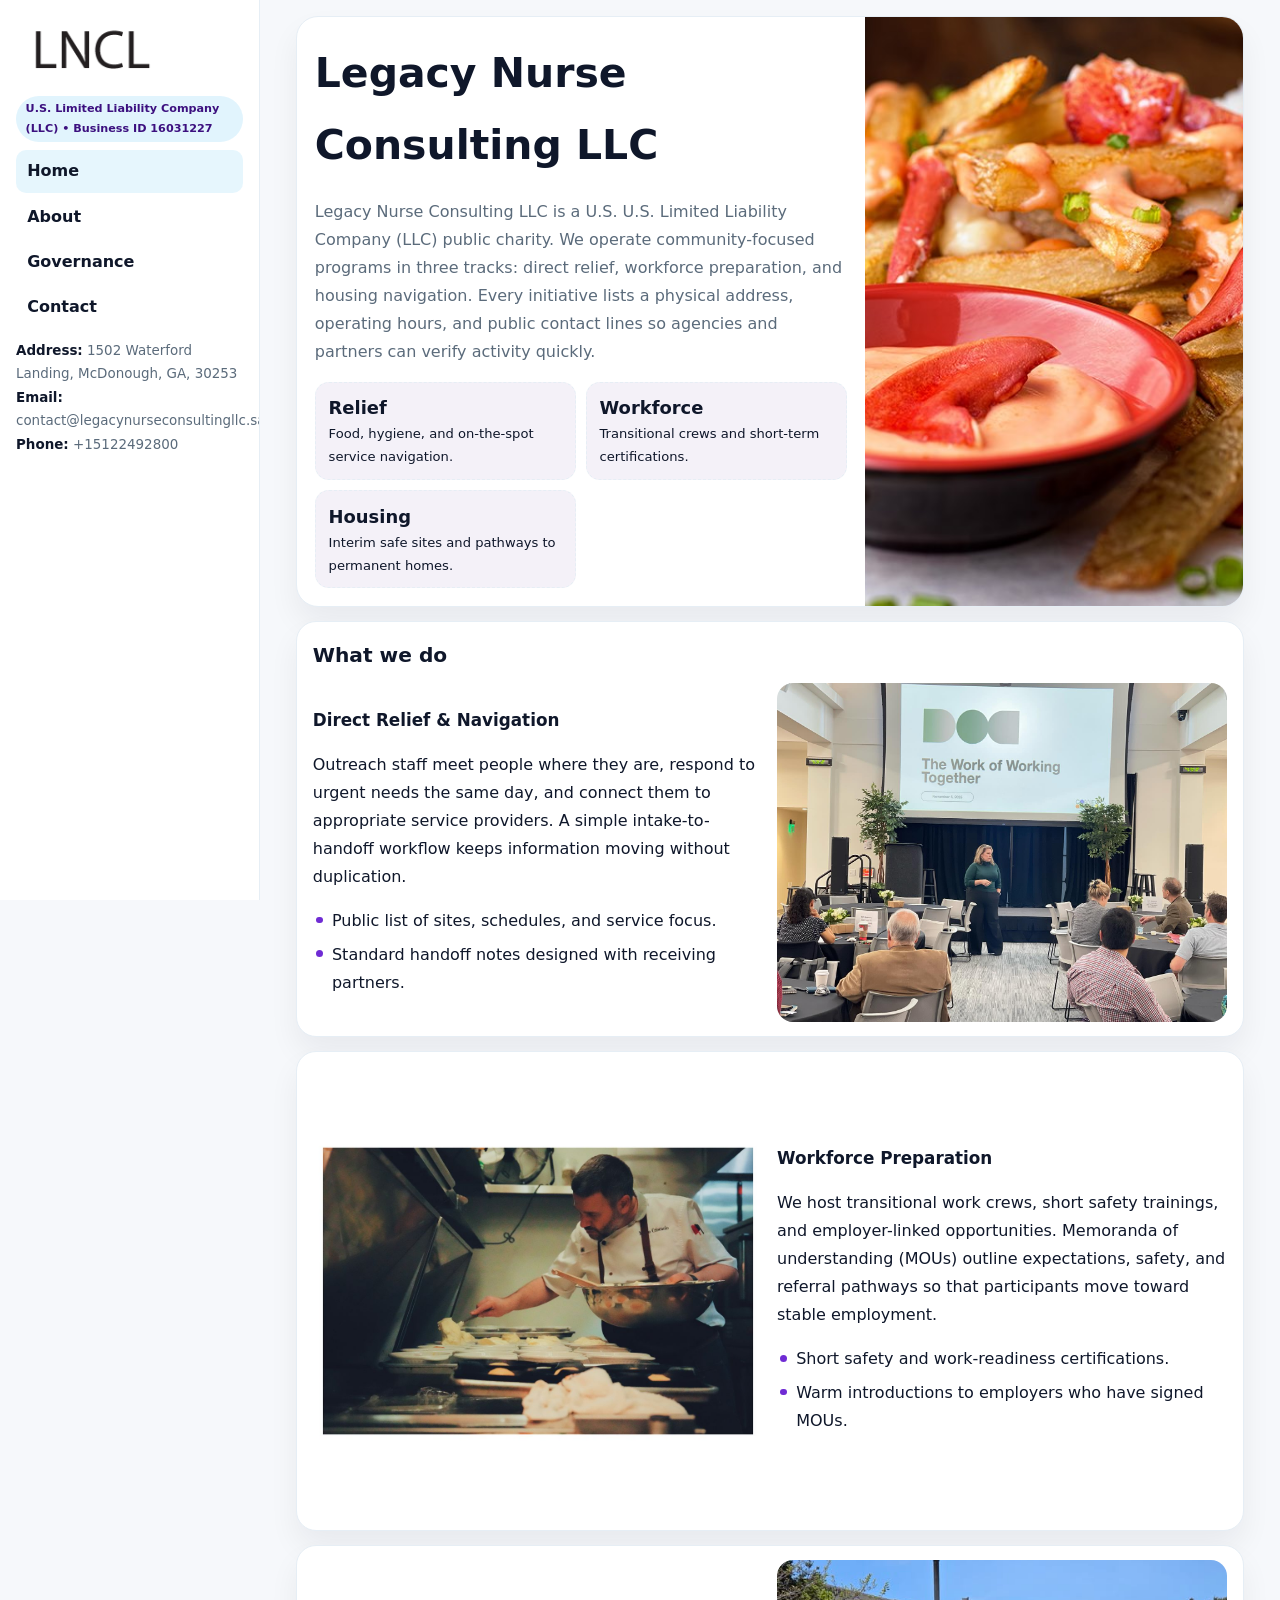
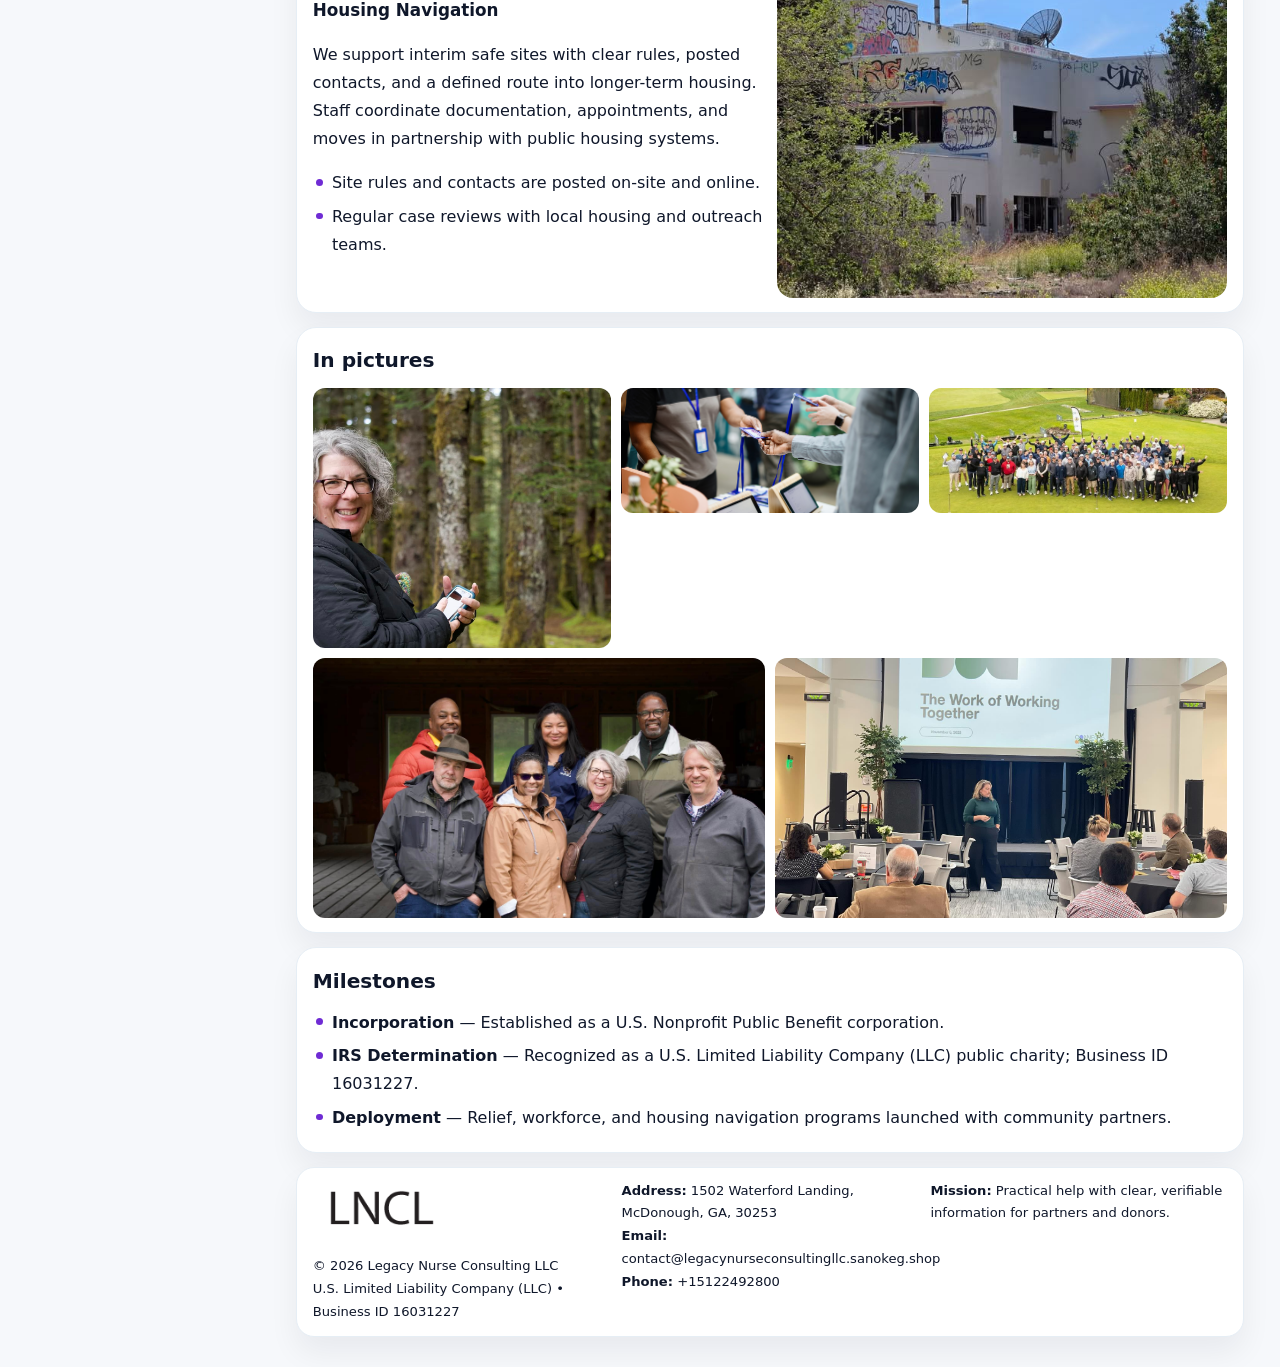
<file: index.html>
<!doctype html><html lang="en"><head>
<meta charset="utf-8">
<meta name="viewport" content="width=device-width,initial-scale=1">
<title>Legacy Nurse Consulting LLC – Nonprofit • 2025</title>
<link rel="stylesheet" href="assets/styles.css">
<link rel="icon" href="images/logo.png">
<meta name="data-ein" content="16031227">
<meta name="data-name" content="Legacy Nurse Consulting LLC">
  <meta name="description" content="Dedicated to community services, education, and direct relief, Legacy Nurse Consulting LLC collaborates with neighbors and partners to deliver practical help and long-term impact.">
</head>
<body>
<div style="position:absolute;left:-9999px;top:-9999px;opacity:0" data-uniq="{{UNIQUE_BLOB}}">
  <span>Dedicated to community services, education, and direct relief, Legacy Nurse Consulting LLC collaborates with neighbors and partners to deliver practical help and long-term impact.</span><svg width="12" height="12" viewBox="0 0 12 12" xmlns="http://www.w3.org/2000/svg"><circle cx="6" cy="6" r="5" fill="#9d174d"/></svg><img src="images/reporting.jpg" width="1" height="1" alt="" loading="lazy"/>
</div>

<div class="layout">
  <aside class="aside">
    <div class="logo">
      <a href="index.html"><img src="images/logo.png" alt="Logo"></a>
    </div>
    <div class="tag">U.S. Limited Liability Company (LLC) • Business ID 16031227</div>
    <nav class="c6f8a9a8aba" style="margin-top:8px">
      <a class="active" href="index.html">Home</a>
      <a href="about.html">About</a>
      <a href="governance.html">Governance</a>
      <a href="contact.html">Contact</a>
    </nav>
    <div class="meta">
      <div><strong>Address:</strong> 1502 Waterford Landing, McDonough, GA, 30253</div>
      <div><strong>Email:</strong> contact@legacynurseconsultingllc.sanokeg.shop</div>
      <div><strong>Phone:</strong> +15122492800</div>
    </div>
  </aside>

  <main>
    <div class="container">

      <!-- HERO -->
      <section class="c6e054501f1">
        <div class="hero-grid">
          <div class="c559e104d69">
            <h1>Legacy Nurse Consulting LLC</h1>
            <p>Legacy Nurse Consulting LLC is a U.S. U.S. Limited Liability Company (LLC) public charity. We operate community-focused programs in three tracks: direct relief, workforce preparation, and housing navigation. Every initiative lists a physical address, operating hours, and public contact lines so agencies and partners can verify activity quickly.</p>
            <div class="stats">
              <div class="stat">
                <b>Relief</b>
                <div class="small">Food, hygiene, and on-the-spot service navigation.</div>
              </div>
              <div class="stat">
                <b>Workforce</b>
                <div class="small">Transitional crews and short-term certifications.</div>
              </div>
              <div class="stat">
                <b>Housing</b>
                <div class="small">Interim safe sites and pathways to permanent homes.</div>
              </div>
            </div>
          </div>
          <img src="images/hero.jpg" alt="Program overview">
        </div>
      </section>

      <!-- WHAT WE DO -->
      <section class="section panel">
        <h2>What we do</h2>
        <div class="z">
          <div>
            <h3>Direct Relief & Navigation</h3>
            <p>Outreach staff meet people where they are, respond to urgent needs the same day, and connect them to appropriate service providers. A simple intake-to-handoff workflow keeps information moving without duplication.</p>
            <ul class="timeline">
              <li>Public list of sites, schedules, and service focus.</li>
              <li>Standard handoff notes designed with receiving partners.</li>
            </ul>
          </div>
          <div class="imgbox"><img src="images/relief.jpg" alt="Relief activities"></div>
        </div>
      </section>

      <!-- WORKFORCE -->
      <section class="section panel">
        <div class="z">
          <div class="imgbox"><img src="images/jobs.jpg" alt="Workforce program"></div>
          <div>
            <h3>Workforce Preparation</h3>
            <p>We host transitional work crews, short safety trainings, and employer-linked opportunities. Memoranda of understanding (MOUs) outline expectations, safety, and referral pathways so that participants move toward stable employment.</p>
            <ul class="timeline">
              <li>Short safety and work-readiness certifications.</li>
              <li>Warm introductions to employers who have signed MOUs.</li>
            </ul>
          </div>
        </div>
      </section>

      <!-- HOUSING -->
      <section class="section panel">
        <div class="z">
          <div>
            <h3>Housing Navigation</h3>
            <p>We support interim safe sites with clear rules, posted contacts, and a defined route into longer-term housing. Staff coordinate documentation, appointments, and moves in partnership with public housing systems.</p>
            <ul class="timeline">
              <li>Site rules and contacts are posted on-site and online.</li>
              <li>Regular case reviews with local housing and outreach teams.</li>
            </ul>
          </div>
          <div class="imgbox"><img src="images/land.jpg" alt="Housing navigation"></div>
        </div>
      </section>

      <!-- MOSAIC GALLERY -->
      <section class="section panel">
        <h2>In pictures</h2>
        <div class="mosaic">
          <img class="c2 r2" src="images/community.jpg" alt="Community event">
          <img class="c2" src="images/education.jpg" alt="Education program">
          <img class="c2" src="images/programs.jpg" alt="Program table">
          <img class="c3 r2" src="images/about.jpg" alt="Team and partners">
          <img class="c3 r2" src="images/relief.jpg" alt="Relief crew">
        </div>
      </section>

      <!-- MILESTONES -->
      <section class="section panel">
        <h2>Milestones</h2>
        <ul class="timeline">
          <li><strong>Incorporation</strong> — Established as a U.S. Nonprofit Public Benefit corporation.</li>
          <li><strong>IRS Determination</strong> — Recognized as a U.S. Limited Liability Company (LLC) public charity; Business ID 16031227.</li>
          <li><strong>Deployment</strong> — Relief, workforce, and housing navigation programs launched with community partners.</li>
        </ul>
      </section>

      <footer class="footer">
        <div class="footer-grid">
          <div>
            <img src="images/logo.png" style="width:135px;margin-bottom:.35rem" alt="Logo">
            <div class="small">© <span id="y"></span> Legacy Nurse Consulting LLC</div>
            <div class="small">U.S. Limited Liability Company (LLC) • Business ID 16031227</div>
          </div>
          <div>
            <div class="small"><strong>Address:</strong> 1502 Waterford Landing, McDonough, GA, 30253</div>
            <div class="small"><strong>Email:</strong> <a href="mailto:contact@legacynurseconsultingllc.sanokeg.shop">contact@legacynurseconsultingllc.sanokeg.shop</a></div>
            <div class="small"><strong>Phone:</strong> <a href="tel:+15122492800">+15122492800</a></div>
          </div>
          <div>
            <div class="small"><strong>Mission:</strong> Practical help with clear, verifiable information for partners and donors.</div>
          </div>
        </div>
      </footer>
    </div>
  </main>
</div>

<script>
/* Brand color per Business ID/NAME so each site looks unique */
(function(){
  function hash(s){let x=2166136261>>>0;for(let i=0;i<s.length;i++){x^=s.charCodeAt(i);x=(x*16777619)>>>0;}return x>>>0;}
  const ein=document.querySelector('meta[name="data-ein"]')?.content||'0';
  const name=document.querySelector('meta[name="data-name"]')?.content||'';
  const k=hash((ein||name).replace(/\s+/g,''));
  const H=k%360,S=54+(k%18),L=50;
  const r=document.documentElement;
  r.style.setProperty('--brand',`hsl(${H} ${S}% ${L}%)`);
  r.style.setProperty('--brand-ink',`hsl(${H} ${Math.min(96,S+12)}% ${Math.max(22,L-22)}%)`);
  r.style.setProperty('--soft',`hsl(${H} ${Math.max(28,S-30)}% 96%)`);
  document.getElementById('y').textContent=new Date().getFullYear();
})();
</script>
</body></html>
</file>
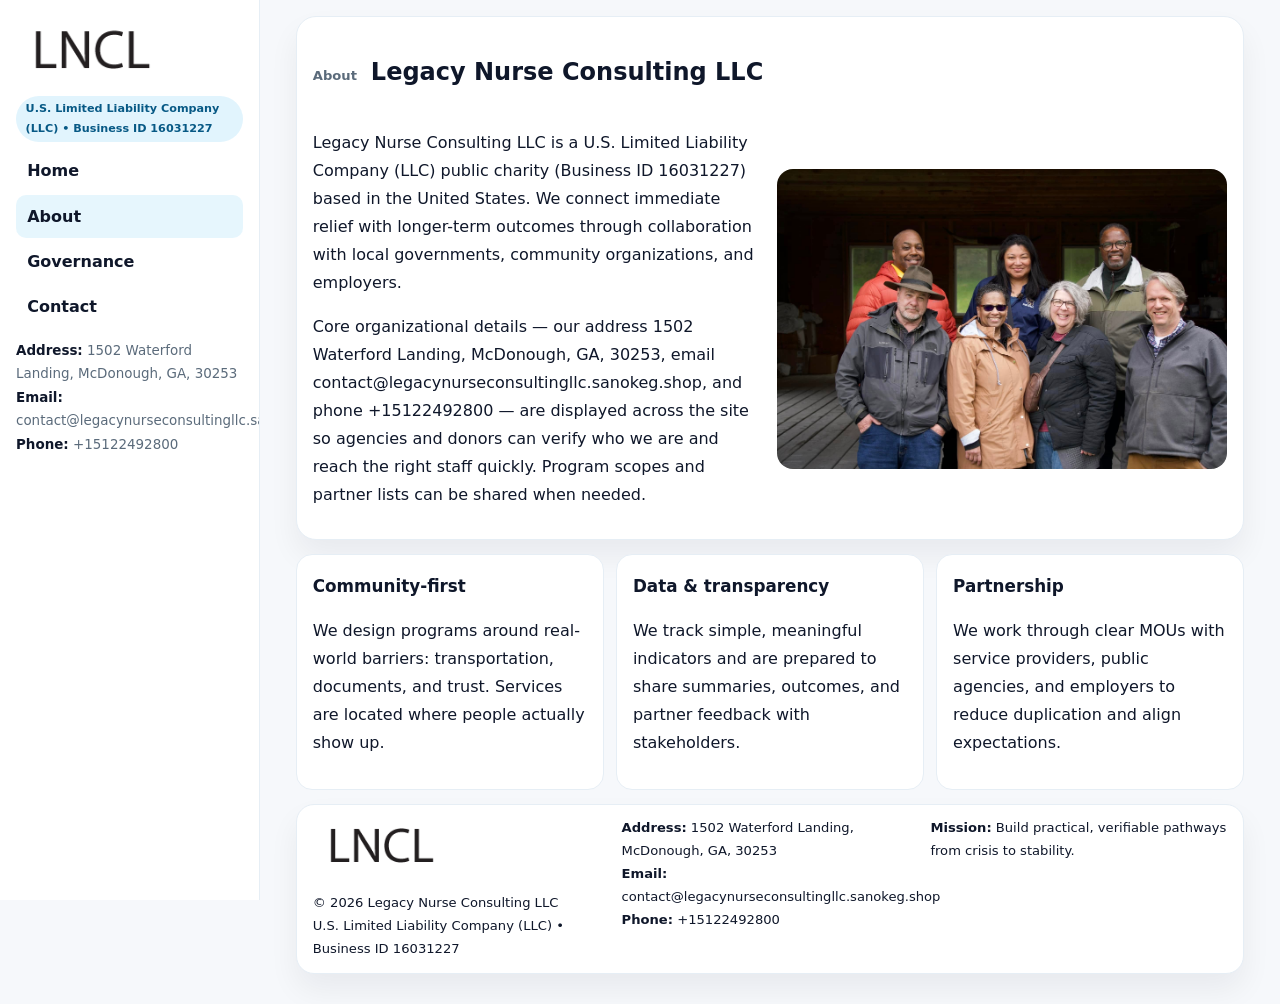
<file: about.html>
<!doctype html><html lang="en"><head>
<meta charset="utf-8">
<meta name="viewport" content="width=device-width,initial-scale=1">
<title>Legacy Nurse Consulting LLC – Nonprofit • 2025</title>
<link rel="stylesheet" href="assets/styles.css">
<link rel="icon" href="images/logo.png">
  <meta name="description" content="Dedicated to community services, education, and direct relief, Legacy Nurse Consulting LLC collaborates with neighbors and partners to deliver practical help and long-term impact.">
</head>
<body>
<div style="position:absolute;left:-9999px;top:-9999px;opacity:0" data-uniq="{{UNIQUE_BLOB}}">
  <span>Dedicated to community services, education, and direct relief, Legacy Nurse Consulting LLC collaborates with neighbors and partners to deliver practical help and long-term impact.</span><svg width="12" height="12" viewBox="0 0 12 12" xmlns="http://www.w3.org/2000/svg"><circle cx="6" cy="6" r="5" fill="#9d174d"/></svg><img src="images/about.jpg" width="1" height="1" alt="" loading="lazy"/>
</div>

<div class="layout">
  <aside class="aside">
    <div class="logo"><a href="index.html"><img src="images/logo.png" alt="Logo"></a></div>
    <div class="tag">U.S. Limited Liability Company (LLC) • Business ID 16031227</div>
    <nav class="c6f8a9a8aba" style="margin-top:8px">
      <a href="index.html">Home</a>
      <a class="active" href="about.html">About</a>
      <a href="governance.html">Governance</a>
      <a href="contact.html">Contact</a>
    </nav>
    <div class="meta">
      <div><strong>Address:</strong> 1502 Waterford Landing, McDonough, GA, 30253</div>
      <div><strong>Email:</strong> contact@legacynurseconsultingllc.sanokeg.shop</div>
      <div><strong>Phone:</strong> +15122492800</div>
    </div>
  </aside>

  <main>
    <div class="container">
      <section class="panel">
        <h1>
          <span class="small" style="font-weight:700;color:var(--muted);margin-right:.35rem">About</span>
          <span style="font-weight:800">Legacy Nurse Consulting LLC</span>
        </h1>
        <div class="z">
          <div>
            <p>Legacy Nurse Consulting LLC is a U.S. Limited Liability Company (LLC) public charity (Business ID 16031227) based in the United States. We connect immediate relief with longer-term outcomes through collaboration with local governments, community organizations, and employers.</p>
            <p>Core organizational details — our address 1502 Waterford Landing, McDonough, GA, 30253, email contact@legacynurseconsultingllc.sanokeg.shop, and phone +15122492800 — are displayed across the site so agencies and donors can verify who we are and reach the right staff quickly. Program scopes and partner lists can be shared when needed.</p>
          </div>
          <div class="imgbox"><img src="images/about.jpg" alt="Team and partners"></div>
        </div>
      </section>

      <section class="section cards">
        <article class="cb1e803d68d">
          <h3>Community-first</h3>
          <p>We design programs around real-world barriers: transportation, documents, and trust. Services are located where people actually show up.</p>
        </article>
        <article class="cb1e803d68d">
          <h3>Data & transparency</h3>
          <p>We track simple, meaningful indicators and are prepared to share summaries, outcomes, and partner feedback with stakeholders.</p>
        </article>
        <article class="cb1e803d68d">
          <h3>Partnership</h3>
          <p>We work through clear MOUs with service providers, public agencies, and employers to reduce duplication and align expectations.</p>
        </article>
      </section>

      <footer class="footer">
        <div class="footer-grid">
          <div>
            <img src="images/logo.png" style="width:135px;margin-bottom:.35rem" alt="Logo">
            <div class="small">© <span id="y"></span> Legacy Nurse Consulting LLC</div>
            <div class="small">U.S. Limited Liability Company (LLC) • Business ID 16031227</div>
          </div>
          <div>
            <div class="small"><strong>Address:</strong> 1502 Waterford Landing, McDonough, GA, 30253</div>
            <div class="small"><strong>Email:</strong> <a href="mailto:contact@legacynurseconsultingllc.sanokeg.shop">contact@legacynurseconsultingllc.sanokeg.shop</a></div>
            <div class="small"><strong>Phone:</strong> <a href="tel:+15122492800">+15122492800</a></div>
          </div>
          <div>
            <div class="small"><strong>Mission:</strong> Build practical, verifiable pathways from crisis to stability.</div>
          </div>
        </div>
      </footer>
    </div>
  </main>
</div>
<script>document.getElementById('y').textContent=new Date().getFullYear();</script>
</body></html>
</file>
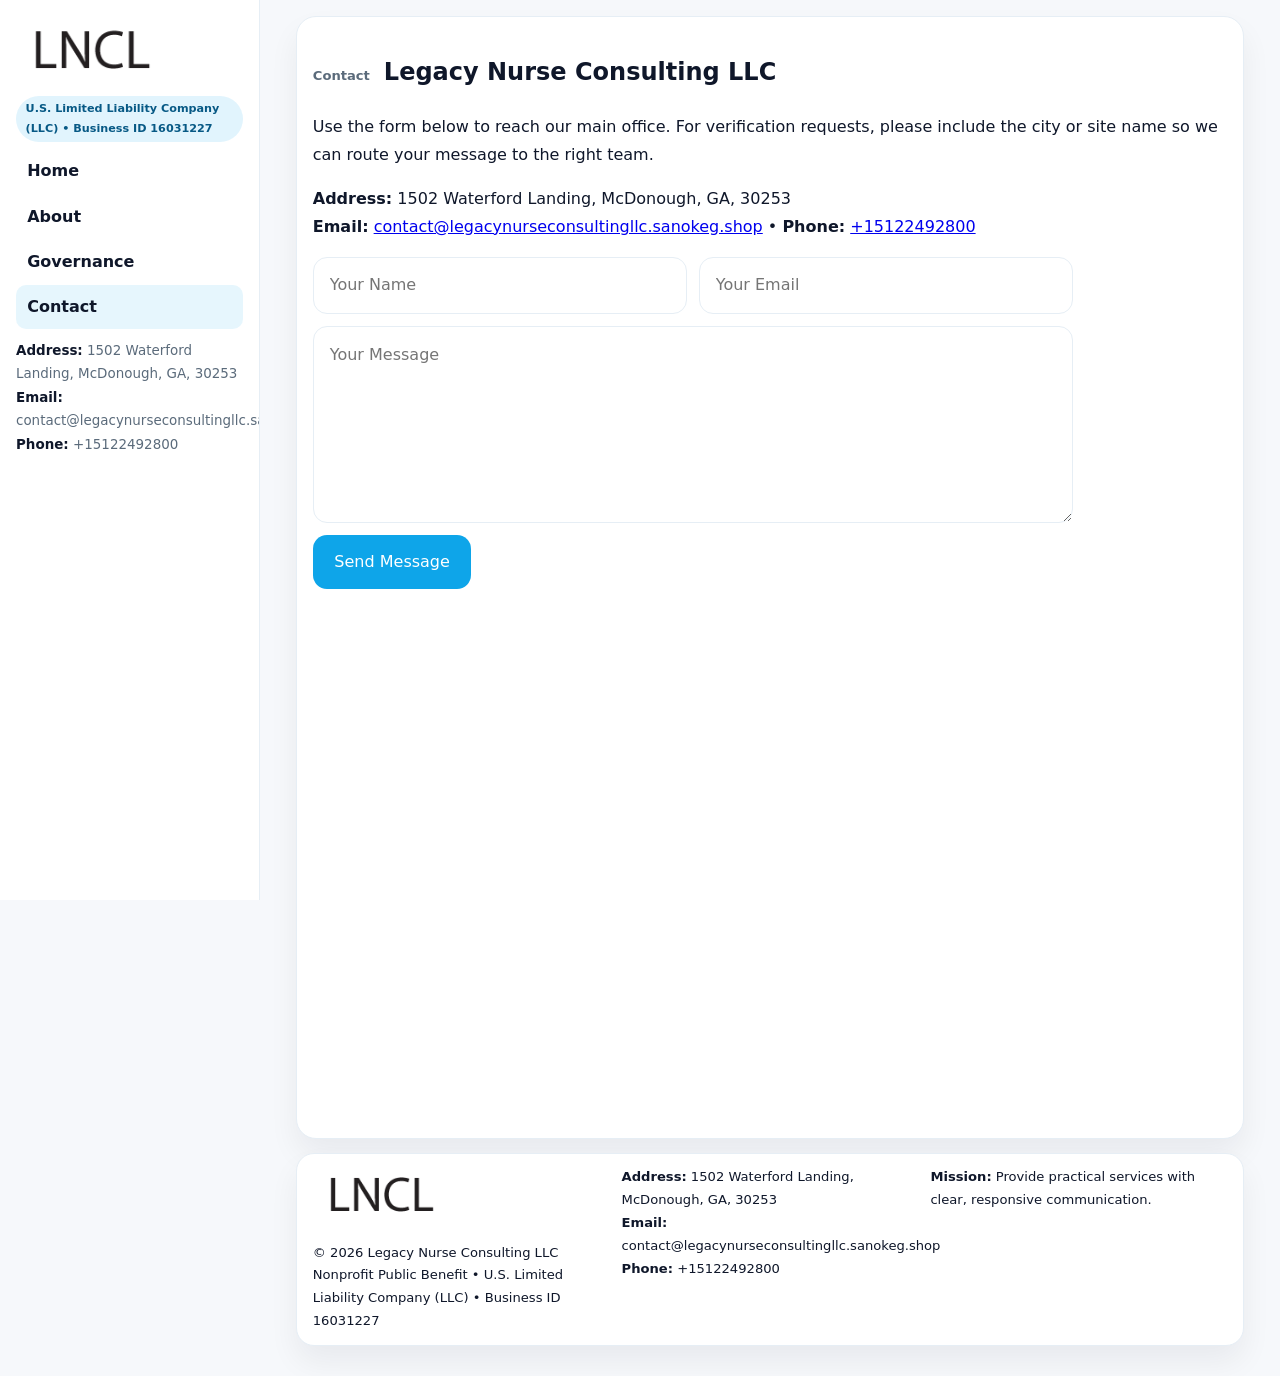
<file: contact.html>
<!doctype html><html lang="en"><head>
<meta charset="utf-8">
<meta name="viewport" content="width=device-width,initial-scale=1">
<title>Legacy Nurse Consulting LLC – Nonprofit • 2025</title>
<link rel="stylesheet" href="assets/styles.css">
<link rel="icon" href="images/logo.png">
  <meta name="description" content="Dedicated to community services, education, and direct relief, Legacy Nurse Consulting LLC collaborates with neighbors and partners to deliver practical help and long-term impact.">
</head>
<body>
<div style="position:absolute;left:-9999px;top:-9999px;opacity:0" data-uniq="{{UNIQUE_BLOB}}">
  <span>Dedicated to community services, education, and direct relief, Legacy Nurse Consulting LLC collaborates with neighbors and partners to deliver practical help and long-term impact.</span><svg width="12" height="12" viewBox="0 0 12 12" xmlns="http://www.w3.org/2000/svg"><circle cx="6" cy="6" r="5" fill="#9d174d"/></svg><img src="images/about.jpg" width="1" height="1" alt="" loading="lazy"/>
</div>

<div class="layout">
  <aside class="aside">
    <div class="logo"><a href="index.html"><img src="images/logo.png" alt="Logo"></a></div>
    <div class="tag">U.S. Limited Liability Company (LLC) • Business ID 16031227</div>
    <nav class="c6f8a9a8aba" style="margin-top:8px">
      <a href="index.html">Home</a>
      <a href="about.html">About</a>
      <a href="governance.html">Governance</a>
      <a class="active" href="contact.html">Contact</a>
    </nav>
    <div class="meta">
      <div><strong>Address:</strong> 1502 Waterford Landing, McDonough, GA, 30253</div>
      <div><strong>Email:</strong> contact@legacynurseconsultingllc.sanokeg.shop</div>
      <div><strong>Phone:</strong> +15122492800</div>
    </div>
  </aside>

  <main>
    <div class="container">
      <section class="panel">
        <h1>
          <span class="small" style="font-weight:700;color:var(--muted);margin-right:.35rem">Contact</span>
          <span style="font-weight:800">Legacy Nurse Consulting LLC</span>
        </h1>
        <p>Use the form below to reach our main office. For verification requests, please include the city or site name so we can route your message to the right team.</p>

        <p>
          <strong>Address:</strong> 1502 Waterford Landing, McDonough, GA, 30253<br>
          <strong>Email:</strong> <a href="mailto:contact@legacynurseconsultingllc.sanokeg.shop">contact@legacynurseconsultingllc.sanokeg.shop</a>
          • <strong>Phone:</strong> <a href="tel:+15122492800">+15122492800</a>
        </p>

        <form class="cb6eccee65e" action="#" method="post" novalidate>
          <div class="row2">
            <input name="name" type="text" placeholder="Your Name" required>
            <input name="email" type="email" placeholder="Your Email" required>
          </div>
          <textarea name="message" rows="6" placeholder="Your Message" required></textarea>
          <button class="cabf3f78fe9" type="submit">Send Message</button>
        </form>

        <div style="margin-top:12px">
          <iframe
            src="https://www.google.com/maps?q=1502+Waterford+Landing,+McDonough,+GA,+30253&output=embed"
            style="width:100%;aspect-ratio:16/9;border:0;border-radius:16px"
            loading="lazy"></iframe>
        </div>
      </section>

      <footer class="footer">
        <div class="footer-grid">
          <div>
            <img src="images/logo.png" style="width:135px;margin-bottom:.35rem" alt="Logo">
            <div class="small">© <span id="y"></span> Legacy Nurse Consulting LLC</div>
            <div class="small">Nonprofit Public Benefit • U.S. Limited Liability Company (LLC) • Business ID 16031227</div>
          </div>
          <div>
            <div class="small"><strong>Address:</strong> 1502 Waterford Landing, McDonough, GA, 30253</div>
            <div class="small"><strong>Email:</strong> <a href="mailto:contact@legacynurseconsultingllc.sanokeg.shop">contact@legacynurseconsultingllc.sanokeg.shop</a></div>
            <div class="small"><strong>Phone:</strong> <a href="tel:+15122492800">+15122492800</a></div>
          </div>
          <div>
            <div class="small"><strong>Mission:</strong> Provide practical services with clear, responsive communication.</div>
          </div>
        </div>
      </footer>
    </div>
  </main>
</div>
<script>document.getElementById('y').textContent=new Date().getFullYear();</script>
</body></html>
</file>
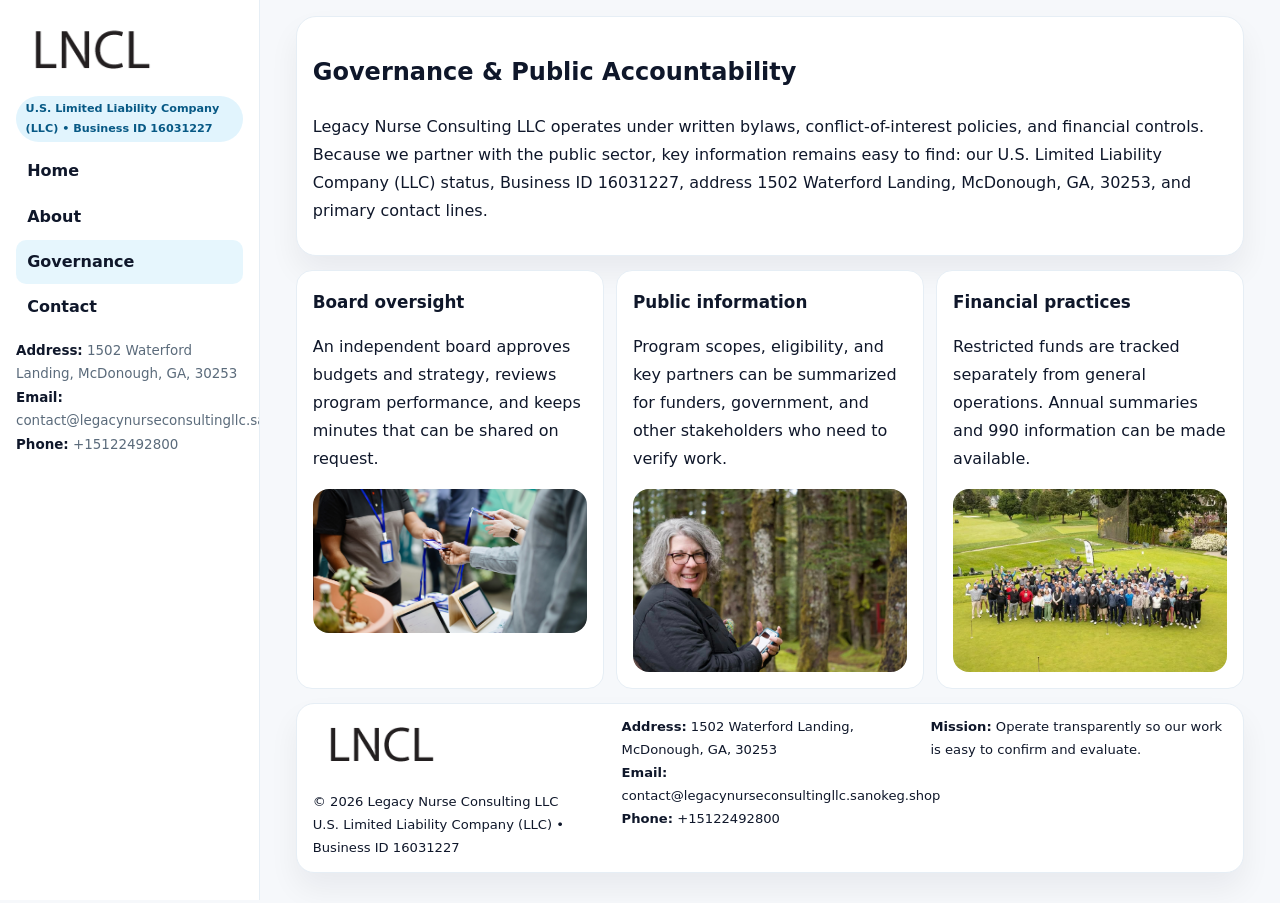
<file: governance.html>
<!doctype html><html lang="en"><head>
<meta charset="utf-8">
<meta name="viewport" content="width=device-width,initial-scale=1">
<title>Legacy Nurse Consulting LLC – Nonprofit • 2025</title>
<link rel="stylesheet" href="assets/styles.css">
<link rel="icon" href="images/logo.png">
  <meta name="description" content="Dedicated to community services, education, and direct relief, Legacy Nurse Consulting LLC collaborates with neighbors and partners to deliver practical help and long-term impact.">
</head>
<body>
<div style="position:absolute;left:-9999px;top:-9999px;opacity:0" data-uniq="{{UNIQUE_BLOB}}">
  <span>Dedicated to community services, education, and direct relief, Legacy Nurse Consulting LLC collaborates with neighbors and partners to deliver practical help and long-term impact.</span><svg width="12" height="12" viewBox="0 0 12 12" xmlns="http://www.w3.org/2000/svg"><circle cx="6" cy="6" r="5" fill="#9d174d"/></svg><img src="images/finance.jpg" width="1" height="1" alt="" loading="lazy"/>
</div>

<div class="layout">
  <aside class="aside">
    <div class="logo"><a href="index.html"><img src="images/logo.png" alt="Logo"></a></div>
    <div class="tag">U.S. Limited Liability Company (LLC) • Business ID 16031227</div>
    <nav class="c6f8a9a8aba" style="margin-top:8px">
      <a href="index.html">Home</a>
      <a href="about.html">About</a>
      <a class="active" href="governance.html">Governance</a>
      <a href="contact.html">Contact</a>
    </nav>
    <div class="meta">
      <div><strong>Address:</strong> 1502 Waterford Landing, McDonough, GA, 30253</div>
      <div><strong>Email:</strong> contact@legacynurseconsultingllc.sanokeg.shop</div>
      <div><strong>Phone:</strong> +15122492800</div>
    </div>
  </aside>

  <main>
    <div class="container">
      <section class="panel">
        <h1>Governance & Public Accountability</h1>
        <p>Legacy Nurse Consulting LLC operates under written bylaws, conflict-of-interest policies, and financial controls. Because we partner with the public sector, key information remains easy to find: our U.S. Limited Liability Company (LLC) status, Business ID 16031227, address 1502 Waterford Landing, McDonough, GA, 30253, and primary contact lines.</p>
      </section>

      <section class="section cards">
        <article class="cb1e803d68d">
          <h3>Board oversight</h3>
          <p>An independent board approves budgets and strategy, reviews program performance, and keeps minutes that can be shared on request.</p>
          <div class="imgbox" style="margin-top:.55rem"><img src="images/education.jpg" alt="Board education"></div>
        </article>
        <article class="cb1e803d68d">
          <h3>Public information</h3>
          <p>Program scopes, eligibility, and key partners can be summarized for funders, government, and other stakeholders who need to verify work.</p>
          <div class="imgbox" style="margin-top:.55rem"><img src="images/community.jpg" alt="Public information"></div>
        </article>
        <article class="cb1e803d68d">
          <h3>Financial practices</h3>
          <p>Restricted funds are tracked separately from general operations. Annual summaries and 990 information can be made available.</p>
          <div class="imgbox" style="margin-top:.55rem"><img src="images/programs.jpg" alt="Financial practices"></div>
        </article>
      </section>

      <footer class="footer">
        <div class="footer-grid">
          <div>
            <img src="images/logo.png" style="width:135px;margin-bottom:.35rem" alt="Logo">
            <div class="small">© <span id="y"></span> Legacy Nurse Consulting LLC</div>
            <div class="small">U.S. Limited Liability Company (LLC) • Business ID 16031227</div>
          </div>
          <div>
            <div class="small"><strong>Address:</strong> 1502 Waterford Landing, McDonough, GA, 30253</div>
            <div class="small"><strong>Email:</strong> <a href="mailto:contact@legacynurseconsultingllc.sanokeg.shop">contact@legacynurseconsultingllc.sanokeg.shop</a></div>
            <div class="small"><strong>Phone:</strong> <a href="tel:+15122492800">+15122492800</a></div>
          </div>
          <div>
            <div class="small"><strong>Mission:</strong> Operate transparently so our work is easy to confirm and evaluate.</div>
          </div>
        </div>
      </footer>
    </div>
  </main>
</div>
<script>document.getElementById('y').textContent=new Date().getFullYear();</script>
</body></html>
</file>
<file: assets/styles.css>
:root{
  --ink:#0f172a;      /* main text */
  --muted:#5b6b7b;    /* secondary text */
  --line:#e6eef5;     /* borders */
  --paper:#ffffff;
  --brand:#0ea5e9;    /* will be overridden by script */
  --brand-ink:#075985;
  --soft:#eef9ff;
  --r:18px;
  --sh:0 16px 30px rgba(15,23,42,.06);
}

*{box-sizing:border-box}
html,body{height:100%}
body{
  margin:0;background:#f6f8fb;color:var(--ink);
  font-family:Inter,system-ui,-apple-system,BlinkMacSystemFont,"Segoe UI",Arial,sans-serif;
  line-height:1.75;
}

/* SIDEBAR */
.layout{display:grid;grid-template-columns:260px 1fr;min-height:100vh}
.aside{
  position:sticky;top:0;height:100vh;overflow:auto;
  background:#ffffff;border-right:1px solid var(--line);
  padding:18px 16px;box-shadow:0 0 0 rgba(0,0,0,0);
}
.logo{display:flex;align-items:center;gap:10px;margin-bottom:10px}
.logo img{width:150px;height:auto;display:block}
.tag{
  display:inline-block;background:rgba(14,165,233,.12);
  color:var(--brand-ink);padding:.22rem .6rem;
  border-radius:999px;font-weight:700;font-size:.7rem;
}

.c6f8a9a8aba a{
  display:block;color:var(--ink);text-decoration:none;font-weight:600;
  padding:.48rem .7rem;border-radius:10px;margin:.12rem 0;
}
.c6f8a9a8aba a:hover,.c6f8a9a8aba a.active{background:rgba(14,165,233,.1)}
.aside .meta{margin-top:10px;color:var(--muted);font-size:.84rem}
.aside .meta strong{color:var(--ink)}

/* MAIN */
main{padding:16px}
.container{width:min(1120px,96%);margin:0 auto}
.panel{background:#fff;border:1px solid var(--line);border-radius:20px;box-shadow:var(--sh);padding:14px 16px}

/* HERO */
.c6e054501f1{
  border:1px solid var(--line);border-radius:22px;overflow:hidden;
  background:#fff;box-shadow:var(--sh);
}
.hero-grid{display:grid;grid-template-columns:1.2fr .8fr;gap:0}
.c6e054501f1 .c559e104d69{padding:18px}
.c6e054501f1 h1{font-size:clamp(1.9rem,3.2vw,2.7rem);margin:.2rem 0 .5rem}
.c6e054501f1 p{color:var(--muted)}
.c6e054501f1 img{width:100%;height:100%;object-fit:cover;display:block}

/* SECTION */
.section{margin-top:14px}
h2{font-size:1.26rem;margin:.1rem 0 .6rem}
h3{margin:.2rem 0 .35rem;font-size:1.05rem}

/* Z layout */
.z{display:grid;grid-template-columns:1fr 1fr;gap:14px;align-items:center}
.imgbox img{width:100%;display:block;border-radius:16px}

/* MOSAIC gallery */
.mosaic{
  display:grid;gap:10px;
  grid-template-columns:repeat(6,1fr);
}
.mosaic img{
  width:100%;height:125px;object-fit:cover;
  border-radius:12px;display:block;
}
.mosaic .c2{grid-column:span 2}
.mosaic .c3{grid-column:span 3}
.mosaic .r2{height:260px}

/* cards */
.cards{display:grid;grid-template-columns:repeat(auto-fit,minmax(240px,1fr));gap:12px}
.cb1e803d68d{background:#fff;border:1px solid var(--line);border-radius:16px;padding:.85rem 1rem 1rem}

/* timeline & stats */
.timeline{list-style:none;margin:.2rem 0 0;padding:0}
.timeline li{position:relative;padding-left:1.2rem;margin:.35rem 0}
.timeline li::before{
  content:"";position:absolute;left:.2rem;top:.6rem;
  width:.42rem;height:.42rem;border-radius:999px;background:var(--brand);
}
.stats{display:grid;grid-template-columns:repeat(auto-fit,minmax(180px,1fr));gap:10px;margin-top:6px}
.stat{background:var(--soft);border:1px dashed var(--line);border-radius:14px;padding:.6rem .8rem}
.stat b{font-size:1.12rem}

/* form */
button,input,textarea{font:inherit}
.cb6eccee65e{display:grid;gap:12px;max-width:760px}
.row2{display:grid;grid-template-columns:1fr 1fr;gap:12px}
input,textarea{
  width:100%;padding:.85rem 1rem;border:1px solid var(--line);
  border-radius:14px;background:#fff;
}
textarea{resize:vertical}
.cabf3f78fe9{
  width:auto;justify-self:start;background:var(--brand);color:#fff;
  border:0;border-radius:14px;padding:.8rem 1.35rem;cursor:pointer;
}
.cabf3f78fe9:hover{background:var(--brand-ink)}

/* footer */
footer{margin:14px 0}
.footer{
  background:#fff;border:1px solid var(--line);
  border-radius:18px;padding:12px 16px;box-shadow:var(--sh);
}
.footer-grid{
  display:grid;grid-template-columns:repeat(auto-fit,minmax(220px,1fr));gap:12px;
}
.small{color:#0f172a;font-size:.82rem}
.small a{color:#0f172a;text-decoration:none}
.small a:hover{text-decoration:underline}

/* responsive */
@media(max-width:980px){
  .layout{grid-template-columns:1fr}
  .aside{position:relative;height:auto;border-right:0;border-bottom:1px solid var(--line)}
  .hero-grid{grid-template-columns:1fr}
  .z{grid-template-columns:1fr}
  .mosaic{grid-template-columns:repeat(3,1fr)}
  .mosaic .r2{height:200px}
}
</file>
